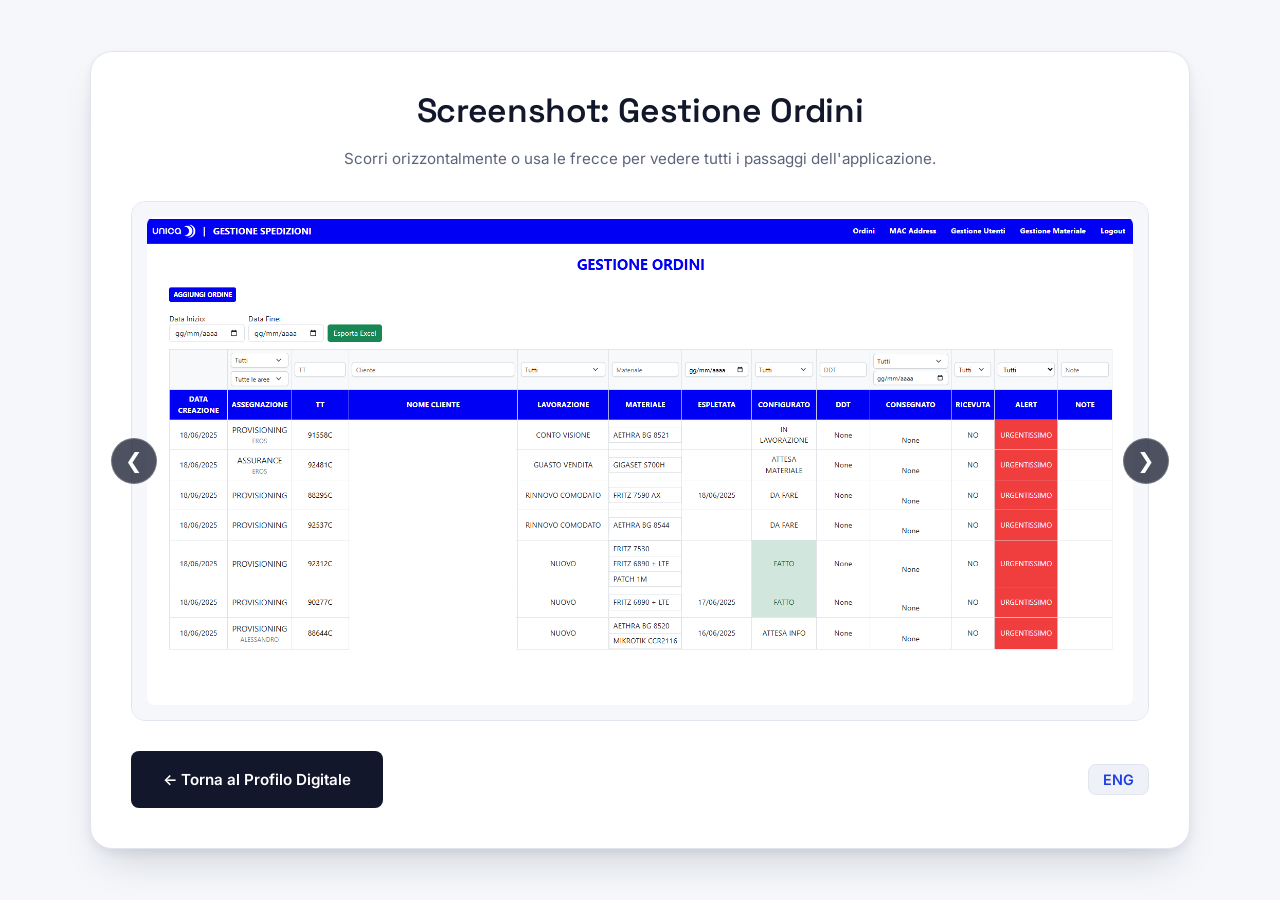
<file: progetto1-screenshots.html>
<!doctype html>
<html lang="it">
  <head>
    <meta charset="UTF-8" />
    <meta name="viewport" content="width=device-width, initial-scale=1.0" />
    <title>Screenshot: Gestione Ordini — Gabriel Parise</title>
    <link rel="icon" type="image/png" href="img/logo.jpeg" sizes="32x32" />
    <link rel="preconnect" href="https://fonts.googleapis.com" />
    <link rel="preconnect" href="https://fonts.gstatic.com" crossorigin />
    <link
      href="https://fonts.googleapis.com/css2?family=Space+Grotesk:wght@500;600;700&family=Inter:wght@400;500;600&display=swap"
      rel="stylesheet"
    />
    <link rel="stylesheet" href="style.css" />
    <style>
      body {
        background-color: var(--bg);
        color: var(--ink);
        display: flex;
        justify-content: center;
        align-items: center;
        min-height: 100vh;
        margin: 0;
        padding: 30px 15px;
        transition:
          background-color 0.3s ease,
          color 0.3s ease;
      }

      .lightbox-content-page {
        background-color: var(--surface);
        padding: 40px;
        border-radius: var(--radius-l);
        max-width: 1100px;
        width: 100%;
        text-align: center;
        box-shadow: var(--shadow-card-hover);
        border: 1px solid var(--border);
        transition:
          background-color 0.3s ease,
          border-color 0.3s ease;
      }

      .gallery-header h2 {
        margin-bottom: 10px;
      }

      .gallery-header p {
        color: var(--ink-muted);
        margin-bottom: 30px;
        font-size: 0.95em;
      }

      .gallery-container {
        position: relative;
        margin-bottom: 30px;
      }

      .screenshot-gallery-modal {
        display: flex;
        overflow-x: auto;
        scroll-snap-type: x mandatory;
        scroll-behavior: smooth;
        gap: 20px;
        height: 520px;
        border: 1px solid var(--border);
        border-radius: var(--radius-m);
        background-color: var(--bg);
        padding: 15px;
        box-sizing: border-box;
        -webkit-overflow-scrolling: touch;
      }

      /* Nasconde la scrollbar predefinita mantenendo lo scorrimento */
      .screenshot-gallery-modal::-webkit-scrollbar {
        height: 8px;
      }
      .screenshot-gallery-modal::-webkit-scrollbar-track {
        background: var(--surface-alt);
        border-radius: 4px;
      }
      .screenshot-gallery-modal::-webkit-scrollbar-thumb {
        background: var(--border);
        border-radius: 4px;
      }

      .gallery-image-modal {
        flex: 0 0 100%;
        width: 100%;
        height: 100%;
        object-fit: contain;
        scroll-snap-align: center;
        border-radius: var(--radius-s);
        background-color: var(--surface);
      }

      .nav-button {
        position: absolute;
        top: 50%;
        transform: translateY(-50%);
        background-color: rgba(18, 23, 43, 0.75);
        color: #ffffff;
        border: 1px solid rgba(255, 255, 255, 0.2);
        width: 46px;
        height: 46px;
        border-radius: 50%;
        font-size: 1.3em;
        cursor: pointer;
        display: flex;
        align-items: center;
        justify-content: center;
        transition:
          background-color 0.2s ease,
          transform 0.2s ease;
        z-index: 10;
      }

      .nav-button:hover {
        background-color: var(--accent);
        transform: translateY(-50%) scale(1.08);
      }

      .nav-button.prev {
        left: -20px;
      }

      .nav-button.next {
        right: -20px;
      }

      .page-actions {
        display: flex;
        justify-content: space-between;
        align-items: center;
        margin-top: 30px;
        flex-wrap: wrap;
        gap: 15px;
      }

      @media (max-width: 768px) {
        .lightbox-content-page {
          padding: 24px 16px;
        }

        .screenshot-gallery-modal {
          height: 280px;
          padding: 8px;
        }

        .nav-button {
          width: 38px;
          height: 38px;
          font-size: 1em;
        }

        .nav-button.prev {
          left: -10px;
        }

        .nav-button.next {
          right: -10px;
        }

        .page-actions {
          justify-content: center;
          flex-direction: column-reverse;
        }
      }
    </style>
  </head>
  <body>
    <div class="lightbox-content-page">
      <div class="gallery-header">
        <h2 data-lang-key="title">Screenshot: Gestione Ordini</h2>
        <p data-lang-key="instructions">
          Scorri orizzontalmente o usa le frecce per vedere tutti i passaggi
          dell'applicazione.
        </p>
      </div>

      <div class="gallery-container">
        <div class="screenshot-gallery-modal" id="galleryPage">
          <img
            src="img/Dashboard.png"
            data-lang-alt="alt_dashboard"
            alt="Gestione Ordini - Dashboard"
            class="gallery-image-modal"
          />
          <img
            src="img/MAC.png"
            data-lang-alt="alt_orders"
            alt="Gestione Ordini - Pagina Ordini"
            class="gallery-image-modal"
          />
          <img
            src="img/Utenti.png"
            data-lang-alt="alt_export"
            alt="Gestione Ordini - Form Esportazione"
            class="gallery-image-modal"
          />
          <img
            src="img/Materiale.png"
            data-lang-alt="alt_report"
            alt="Gestione Ordini - Report Finale"
            class="gallery-image-modal"
          />
        </div>
        <button
          class="nav-button prev"
          onclick="scrollGallery('galleryPage', -1)"
          aria-label="Precedente"
        >
          &#10094;
        </button>
        <button
          class="nav-button next"
          onclick="scrollGallery('galleryPage', 1)"
          aria-label="Successivo"
        >
          &#10095;
        </button>
      </div>

      <div class="page-actions">
        <a href="index.html" class="cta-button" data-lang-key="return_button"
          >← Torna al Profilo Digitale</a
        >
        <button id="lang-switcher" class="lang-button">ENG</button>
      </div>
    </div>

    <script>
      // Sincronizzazione tema Dark/Light memorizzato
      const savedTheme = localStorage.getItem("theme");
      const prefersDark = window.matchMedia(
        "(prefers-color-scheme: dark)",
      ).matches;
      if (savedTheme === "dark" || (!savedTheme && prefersDark)) {
        document.documentElement.setAttribute("data-theme", "dark");
      }

      function scrollGallery(galleryId, direction) {
        const gallery = document.getElementById(galleryId);
        if (!gallery) return;
        const scrollAmount = gallery.clientWidth;
        gallery.scrollBy({
          left: scrollAmount * direction,
          behavior: "smooth",
        });
      }

      const translations = {
        it: {
          title: "Screenshot: Gestione Ordini",
          instructions:
            "Scorri orizzontalmente o usa le frecce per vedere tutti i passaggi dell'applicazione.",
          return_button: "← Torna al Profilo Digitale",
          alt_dashboard: "Gestione Ordini - Dashboard",
          alt_orders: "Gestione Ordini - Pagina Ordini",
          alt_export: "Gestione Ordini - Form Esportazione",
          alt_report: "Gestione Ordini - Report Finale",
        },
        en: {
          title: "Screenshots: Order Management",
          instructions:
            "Scroll horizontally or use the arrows to view all application steps.",
          return_button: "← Return to Digital Profile",
          alt_dashboard: "Order Management - Dashboard",
          alt_orders: "Order Management - Orders Page",
          alt_export: "Order Management - Export Form",
          alt_report: "Order Management - Final Report",
        },
      };

      document.addEventListener("DOMContentLoaded", () => {
        const langSwitcher = document.getElementById("lang-switcher");
        let currentLang = document.documentElement.lang || "it";

        function setLanguage(lang) {
          document.documentElement.lang = lang;
          langSwitcher.textContent = lang === "it" ? "ENG" : "ITA";
          document.querySelectorAll("[data-lang-key]").forEach((el) => {
            const key = el.getAttribute("data-lang-key");
            if (translations[lang][key]) el.innerHTML = translations[lang][key];
          });
          document.querySelectorAll("[data-lang-alt]").forEach((el) => {
            const key = el.getAttribute("data-lang-alt");
            if (translations[lang][key]) el.alt = translations[lang][key];
          });
        }

        langSwitcher.addEventListener("click", () => {
          currentLang = currentLang === "it" ? "en" : "it";
          setLanguage(currentLang);
        });
        setLanguage(currentLang);
      });
    </script>
  </body>
</html>
</file>
<file: style.css>
/* ==========================================================
   TOKENS
   ========================================================== */
:root {
  --bg: #f5f7fb;
  --surface: #ffffff;
  --surface-alt: #eef1f8;
  --ink: #12172b;
  --ink-muted: #5b6478;
  --border: #e1e5f0;

  --accent: #3355ff;
  --accent-ink: #1f3fe0;
  --accent-2: #00c2a8;

  --font-display: "Space Grotesk", "Inter", sans-serif;
  --font-body: "Inter", sans-serif;

  --radius-s: 8px;
  --radius-m: 14px;
  --radius-l: 22px;

  --shadow-card:
    0 1px 2px rgba(18, 23, 43, 0.04), 0 12px 28px -12px rgba(18, 23, 43, 0.12);
  --shadow-card-hover:
    0 4px 10px rgba(18, 23, 43, 0.06), 0 22px 40px -14px rgba(18, 23, 43, 0.18);
  --shadow-glow: 0 0 40px -10px var(--accent);
}

/* ==========================================================
   DARK THEME PALETTE
   ========================================================== */
[data-theme="dark"] {
  --bg: #0d111c;
  --surface: #161b2c;
  --surface-alt: #1f263e;
  --ink: #f0f4fc;
  --ink-muted: #9aa5be;
  --border: #283049;

  --accent: #4f6eff;
  --accent-ink: #708aff;
  --accent-2: #00e0c3;

  --shadow-card:
    0 1px 3px rgba(0, 0, 0, 0.4), 0 12px 28px -10px rgba(0, 0, 0, 0.5);
  --shadow-card-hover:
    0 4px 14px rgba(0, 0, 0, 0.5), 0 20px 38px -12px rgba(0, 0, 0, 0.7);
}

* {
  box-sizing: border-box;
}

html {
  scroll-behavior: smooth;
}

body {
  font-family: var(--font-body);
  margin: 0;
  padding: 0;
  background-color: var(--bg);
  color: var(--ink);
  line-height: 1.65;
  -webkit-font-smoothing: antialiased;
  overflow-x: clip;
}

.container {
  width: 90%;
  max-width: 1180px;
  margin: 0 auto;
  padding: 20px 0;
}

h1,
h2,
h3,
h4 {
  font-family: var(--font-display);
  color: var(--ink);
  line-height: 1.15;
  margin: 0;
}

a {
  color: inherit;
  text-decoration: none;
}

strong {
  color: var(--accent-ink);
  font-weight: 600;
}

/* ==========================================================
   HEADER
   ========================================================== */
header {
  background-color: rgba(245, 247, 251, 0.85);
  backdrop-filter: blur(10px);
  -webkit-backdrop-filter: blur(10px);
  border-bottom: 1px solid var(--border);
  padding: 8px 0;
  position: sticky;
  top: 0;
  z-index: 1000;
  transition:
    background-color 0.3s ease,
    border-color 0.3s ease;
}

[data-theme="dark"] header {
  background-color: rgba(13, 17, 28, 0.85);
}

.header-inner {
  padding: 12px 0;
  display: flex;
  justify-content: space-between;
  align-items: center;
}

.brand {
  font-family: var(--font-display);
  font-weight: 600;
  font-size: 1.15em;
  letter-spacing: -0.01em;
  transition: color 0.2s ease;
}
.brand:hover {
  color: var(--accent);
}

nav ul {
  list-style: none;
  padding: 0;
  margin: 0;
  display: flex;
  align-items: center;
}

nav ul li a {
  color: var(--ink-muted);
  font-weight: 500;
  font-size: 0.95em;
  margin-left: 34px;
  padding-bottom: 4px;
  border-bottom: 2px solid transparent;
  transition:
    color 0.2s ease,
    border-color 0.2s ease;
}

nav ul li a:hover {
  color: var(--ink);
  border-bottom-color: var(--accent);
}

.lang-button {
  font-family: var(--font-body);
  font-weight: 600;
  font-size: 0.9em;
  color: var(--accent-ink);
  background-color: var(--surface-alt);
  border: 1px solid var(--border);
  border-radius: var(--radius-s);
  padding: 6px 14px;
  margin-left: 30px;
  cursor: pointer;
  transition:
    background-color 0.2s ease,
    color 0.2s ease,
    transform 0.2s ease;
}

.lang-button:hover {
  background-color: var(--accent);
  color: var(--surface);
  transform: translateY(-1px);
}

/* ==========================================================
   THEME TOGGLE BUTTON (SVG)
   ========================================================== */
.theme-toggle-btn {
  background: var(--surface-alt);
  border: 1px solid var(--border);
  color: var(--ink);
  padding: 6px 10px;
  border-radius: var(--radius-s);
  cursor: pointer;
  margin-left: 12px;
  transition: all 0.2s ease;
  display: inline-flex;
  align-items: center;
  justify-content: center;
  width: 38px;
  height: 34px;
}

.theme-toggle-btn:hover {
  border-color: var(--accent);
  transform: translateY(-1px);
}

.theme-icon {
  width: 18px;
  height: 18px;
  fill: var(--ink);
  transition: fill 0.2s ease;
}

.icon-sun {
  display: none;
}
.icon-moon {
  display: block;
}

[data-theme="dark"] .icon-sun {
  display: block;
}
[data-theme="dark"] .icon-moon {
  display: none;
}

/* ==========================================================
   GENERAL SECTIONS & TITOLI
   ========================================================== */
section {
  padding: 110px 0;
}

#about {
  background-color: var(--surface);
  position: relative;
  z-index: 1;
}

#education {
  background-color: var(--bg);
}

h2 {
  font-size: 2.1em;
  font-weight: 600;
  letter-spacing: -0.01em;
  margin-bottom: 44px;
}

/* ==========================================================
   EFFETTO SPOTLIGHT
   ========================================================== */
.spotlight-effect {
  position: relative;
  overflow: hidden;
}

.spotlight-effect::before {
  content: "";
  position: absolute;
  left: var(--mouse-x, 50%);
  top: var(--mouse-y, 50%);
  width: 350px;
  height: 350px;
  background: radial-gradient(
    circle at center,
    rgba(51, 85, 255, 0.15) 0%,
    rgba(51, 85, 255, 0) 70%
  );
  transform: translate(-50%, -50%);
  opacity: 0;
  transition: opacity 0.4s ease;
  pointer-events: none;
  z-index: 0;
}

.spotlight-effect:hover::before {
  opacity: 1;
}

.skill-category > *,
.project-card > *,
.timeline-body > * {
  position: relative;
  z-index: 1;
}

/* ==========================================================
   HERO
   ========================================================== */
.hero {
  background-color: var(--bg);
  padding: 90px 0 120px;
  overflow: hidden;
}

.hero-grid {
  display: grid;
  grid-template-columns: 1.05fr 0.95fr;
  align-items: center;
  gap: 40px;
}

.hero-content {
  max-width: 560px;
}

.eyebrow-line {
  color: var(--accent-ink);
  font-weight: 600;
  font-size: 0.95em;
  margin: 0 0 18px;
}

.hero h1 {
  font-size: 3em;
  font-weight: 700;
  letter-spacing: -0.02em;
  margin-bottom: 22px;
}

.hero-lead {
  font-size: 1.15em;
  color: var(--ink-muted);
  margin-bottom: 36px;
  max-width: 480px;
}

.hero-actions {
  display: flex;
  align-items: center;
  gap: 20px;
  flex-wrap: wrap;
}

.contact-links {
  display: flex;
  gap: 22px;
}

.social-link {
  color: var(--ink-muted);
  text-decoration: none;
  font-weight: 600;
  font-size: 0.95em;
  border-bottom: 1px solid var(--border);
  padding-bottom: 2px;
  transition:
    color 0.2s ease,
    border-color 0.2s ease;
}

.social-link:hover {
  color: var(--accent-ink);
  border-color: var(--accent);
}

.cta-button {
  display: inline-block;
  background-color: var(--ink);
  color: var(--surface);
  padding: 14px 30px;
  text-decoration: none;
  border-radius: var(--radius-s);
  font-weight: 600;
  font-size: 0.95em;
  border: 2px solid transparent;
  cursor: pointer;
  transition:
    background-color 0.2s ease,
    color 0.2s ease,
    border-color 0.2s ease,
    transform 0.2s ease,
    box-shadow 0.2s ease;
}

.cta-button:hover {
  background-color: var(--accent-ink);
  transform: translateY(-2px);
  box-shadow: var(--shadow-glow);
}

.cv-button {
  background-color: transparent;
  color: var(--ink);
  border-color: var(--border);
}

.cv-button:hover {
  background-color: var(--surface);
  color: var(--accent);
  border-color: var(--accent);
  box-shadow: var(--shadow-card-hover);
}

/* ==========================================================
   STACK 3D ANIMATO
   ========================================================== */
.hero-visual {
  perspective: 1400px;
  height: 420px;
  display: flex;
  align-items: center;
  justify-content: center;
  cursor: pointer;
}

.stack-scene {
  position: relative;
  width: 280px;
  height: 280px;
  transform-style: preserve-3d;
  transform: rotateX(18deg) rotateY(-28deg);
}

.stack-layer {
  position: absolute;
  left: 0;
  width: 280px;
  height: 84px;
  border-radius: var(--radius-m);
  display: flex;
  flex-direction: column;
  justify-content: center;
  padding: 0 26px;
  box-shadow: 0 20px 40px -12px rgba(18, 23, 43, 0.35);
  border: 1px solid rgba(255, 255, 255, 0.25);
  transition: transform 0.4s ease-out;
}

.stack-scene:hover .stack-layer {
  transform: translateZ(var(--tz-hover, 0));
}

.layer-content {
  display: flex;
  align-items: center;
  justify-content: space-between;
}

.layer-texts {
  display: flex;
  flex-direction: column;
}

.layer-label,
.layer-detail {
  color: #ffffff;
}
.layer-label {
  font-family: var(--font-display);
  font-weight: 600;
  font-size: 1.05em;
}
.layer-detail {
  font-size: 0.8em;
  color: rgba(255, 255, 255, 0.75);
  margin-top: 3px;
}

.layer-icon {
  width: 28px;
  height: 28px;
  fill: currentColor;
  color: rgba(255, 255, 255, 0.85);
  flex-shrink: 0;
  transition: transform 0.3s ease;
}

.stack-scene:hover .layer-icon {
  transform: scale(1.1);
}

.layer-network {
  top: 0px;
  transform: translateZ(90px);
  background: linear-gradient(135deg, #12172b, #262d4a);
  --tz-hover: 120px;
}
.layer-database {
  top: 65px;
  transform: translateZ(30px);
  background: linear-gradient(135deg, #1f3fe0, #3355ff);
  --tz-hover: 55px;
}
.layer-backend {
  top: 130px;
  transform: translateZ(-30px);
  background: linear-gradient(135deg, #3355ff, #5c78ff);
  --tz-hover: -10px;
}
.layer-frontend {
  top: 195px;
  transform: translateZ(-90px);
  background: linear-gradient(135deg, #00a892, #00c2a8);
  --tz-hover: -75px;
}

/* ==========================================================
   TERMINALE INTERATTIVO
   ========================================================== */
.terminal-section {
  padding: 80px 0;
  background-color: var(--surface);
  border-top: 1px solid var(--border);
  border-bottom: 1px solid var(--border);
}

.terminal-window {
  max-width: 800px;
  margin: 0 auto;
  background: #0f1422;
  border: 1px solid #232b45;
  border-radius: 12px;
  box-shadow: 0 20px 45px -15px rgba(0, 0, 0, 0.5);
  overflow: hidden;
  font-family: "SF Mono", "Fira Code", monospace, sans-serif;
}

.terminal-header {
  background: #181f33;
  padding: 12px 16px;
  display: flex;
  align-items: center;
  border-bottom: 1px solid #232b45;
}

.terminal-buttons {
  display: flex;
  gap: 8px;
}

.term-dot {
  width: 12px;
  height: 12px;
  border-radius: 50%;
  display: inline-block;
}

.term-red {
  background: #ff5f56;
}
.term-yellow {
  background: #ffbd2e;
}
.term-green {
  background: #27c93f;
}

.terminal-title {
  color: #7986a3;
  font-size: 0.85em;
  margin: 0 auto;
  font-weight: 500;
  transform: translateX(-24px);
}

.terminal-body {
  padding: 20px;
  min-height: 260px;
  max-height: 380px;
  overflow-y: auto;
  font-size: 0.9em;
  color: #c9d4ea;
  line-height: 1.6;
}

.terminal-history {
  display: flex;
  flex-direction: column;
  gap: 8px;
}

.term-output-line {
  white-space: pre-wrap;
  word-break: break-word;
}

.term-prompt-line {
  color: #38bdf8;
  font-weight: 600;
}

.term-command {
  color: #f1f5f9;
}

.terminal-input-row {
  display: flex;
  align-items: center;
  margin-top: 10px;
}

.terminal-input-row .term-prompt {
  color: #38bdf8;
  font-weight: 600;
  margin-right: 8px;
}

.terminal-input {
  background: transparent;
  border: none;
  outline: none;
  color: #00e0c3;
  font-family: inherit;
  font-size: 1em;
  flex: 1;
}

/* ==========================================================
   ABOUT
   ========================================================== */
.about-grid {
  display: grid;
  grid-template-columns: 1.6fr 1fr;
  gap: 70px;
  align-items: start;
}

.about-text p {
  margin: 0 0 20px;
  color: var(--ink-muted);
  max-width: 62ch;
}

.about-text p:last-child {
  margin-bottom: 0;
}

.about-facts {
  display: grid;
  gap: 22px;
  border-left: 1px solid var(--border);
  padding-left: 32px;
}

.fact {
  display: flex;
  flex-direction: column;
}

.fact-number {
  font-family: var(--font-display);
  font-size: 2em;
  font-weight: 700;
  color: var(--accent-ink);
  line-height: 1;
}

.fact-label {
  color: var(--ink-muted);
  font-size: 0.9em;
  margin-top: 6px;
}

/* ==========================================================
   EDUCATION — TIMELINE
   ========================================================== */
.timeline {
  max-width: 780px;
  margin: 0 auto;
  position: relative;
  padding-left: 34px;
  border-left: 2px solid var(--border);
}

.timeline-item {
  position: relative;
  padding-bottom: 32px;
  padding-top: 20px;
  background-color: transparent;
  border-radius: var(--radius-m);
}

.timeline-item:last-child {
  padding-bottom: 20px;
}

.timeline-marker {
  position: absolute;
  left: -41px;
  top: 24px;
  width: 14px;
  height: 14px;
  border-radius: 50%;
  background: var(--surface);
  border: 3px solid var(--accent);
  transition: transform 0.3s ease;
}

.timeline-item:hover .timeline-marker {
  transform: scale(1.3);
}

.timeline-tag {
  display: inline-block;
  font-size: 0.78em;
  font-weight: 600;
  color: var(--accent-ink);
  background: var(--surface-alt);
  padding: 4px 10px;
  border-radius: 100px;
  margin-bottom: 10px;
}

.timeline-body {
  padding: 0 20px;
}

.timeline-body h3 {
  font-size: 1.3em;
  font-weight: 600;
  margin-bottom: 4px;
}

.timeline-body .meta {
  color: var(--ink-muted);
  font-size: 0.92em;
  font-style: normal;
  margin: 0 0 14px;
}

.timeline-body p {
  color: var(--ink-muted);
  margin: 0;
  max-width: 62ch;
}

.timeline-body ul {
  list-style: none;
  padding: 0;
  margin: 0;
  color: var(--ink-muted);
}

.timeline-body li {
  padding: 6px 0;
  transition: color 0.2s ease;
}

.timeline-body li:hover {
  color: var(--ink);
}

.timeline-body li::before {
  content: "→";
  color: var(--accent);
  font-weight: bold;
  display: inline-block;
  width: 1.4em;
}

/* ==========================================================
   SKILLS & PORTFOLIO
   ========================================================== */
.portfolio {
  background-color: var(--surface);
}

.skills-grid {
  display: grid;
  grid-template-columns: 1fr 1fr;
  gap: 40px;
  margin-bottom: 70px;
}

.skill-category {
  background-color: var(--bg);
  border: 1px solid var(--border);
  padding: 30px;
  border-radius: var(--radius-m);
  transition:
    transform 0.3s ease,
    box-shadow 0.3s ease;
}

.skill-category:hover {
  transform: translateY(-5px);
  box-shadow: var(--shadow-card-hover);
}

.skill-category h3 {
  font-size: 1.1em;
  font-weight: 600;
  margin-bottom: 18px;
}

.tag-list {
  display: flex;
  flex-wrap: wrap;
  gap: 10px;
}

.tag {
  background: var(--surface);
  border: 1px solid var(--border);
  color: var(--ink);
  font-size: 0.85em;
  font-weight: 500;
  padding: 8px 14px;
  border-radius: 100px;
  transition:
    background-color 0.2s ease,
    color 0.2s ease;
}

.tag:hover {
  background-color: var(--accent-ink);
  color: var(--surface);
}

.project-grid {
  display: grid;
  justify-content: center;
  gap: 28px;
}

.project-card {
  background-color: var(--surface);
  border: 1px solid var(--border);
  padding: 30px;
  border-radius: var(--radius-m);
  box-shadow: var(--shadow-card);
  transition:
    transform 0.3s ease,
    box-shadow 0.3s ease;
  max-width: 500px;
}

.project-card:hover {
  transform: translateY(-5px);
  box-shadow: var(--shadow-card-hover);
}

.project-index {
  display: inline-block;
  font-size: 0.78em;
  font-weight: 600;
  color: var(--accent-2);
  margin-bottom: 12px;
}

.project-card h3 {
  font-size: 1.2em;
  font-weight: 600;
  margin-bottom: 12px;
}

.project-card p {
  color: var(--ink-muted);
  margin: 0 0 18px;
}

.lightbox-trigger {
  color: var(--accent-ink);
  font-weight: 600;
  font-size: 0.92em;
  transition: color 0.2s ease;
}

.lightbox-trigger:hover {
  color: var(--ink);
}

/* ==========================================================
   CONTACT & FOOTER
   ========================================================== */
.contact {
  background-color: var(--bg);
}

.contact-card {
  max-width: 560px;
  margin: 0 auto;
  background: var(--surface);
  border: 1px solid var(--border);
  border-radius: var(--radius-l);
  padding: 50px;
  text-align: center;
  box-shadow: var(--shadow-card);
}

.contact-card > p {
  color: var(--ink-muted);
  margin-bottom: 34px;
}

.contact form {
  display: flex;
  flex-direction: column;
  text-align: left;
}

.contact input[type="text"],
.contact input[type="email"],
.contact textarea {
  font-family: inherit;
  font-size: 0.98em;
  padding: 14px 16px;
  margin-bottom: 16px;
  border: 1px solid var(--border);
  border-radius: var(--radius-s);
  background-color: var(--bg);
  color: var(--ink);
  transition:
    border-color 0.2s ease,
    box-shadow 0.2s ease;
}

.contact textarea {
  resize: none;
  overflow-y: hidden;
  min-height: 80px;
}

.contact input:focus,
.contact textarea:focus {
  border-color: var(--accent);
  outline: none;
  box-shadow: 0 0 0 3px rgba(51, 85, 255, 0.15);
}

.contact input::placeholder,
.contact textarea::placeholder {
  color: var(--ink-muted);
  opacity: 1;
}

.contact .cta-button {
  align-self: flex-start;
}

footer {
  background-color: var(--surface);
  border-top: 1px solid var(--border);
  padding: 32px 0;
  text-align: center;
  font-size: 0.9em;
  color: var(--ink-muted);
}

footer a {
  color: var(--accent-ink);
  font-weight: 500;
  transition: color 0.2s ease;
}

footer a:hover {
  color: var(--ink);
}

/* ==========================================================
   UTILITIES
   ========================================================== */
.back-to-top-btn {
  position: fixed;
  bottom: 25px;
  right: 25px;
  width: 50px;
  height: 50px;
  background-color: var(--ink);
  color: var(--surface);
  border-radius: 50%;
  display: flex;
  align-items: center;
  justify-content: center;
  font-size: 1.5em;
  text-decoration: none;
  box-shadow: var(--shadow-card);
  opacity: 0;
  visibility: hidden;
  transform: translateY(20px);
  transition:
    opacity 0.4s ease,
    visibility 0.4s ease,
    transform 0.4s ease,
    background-color 0.2s ease;
  z-index: 1000;
}

.back-to-top-btn.visible {
  opacity: 1;
  visibility: visible;
  transform: translateY(0);
}

.back-to-top-btn:hover {
  background-color: var(--accent-ink);
  transform: translateY(-2px);
}

/* ==========================================================
   RESPONSIVE
   ========================================================== */
@media (max-width: 1024px) {
  .hero-grid {
    grid-template-columns: 1fr;
    text-align: center;
  }
  .hero-content {
    max-width: 100%;
    order: 1;
  }
  .hero-lead {
    margin-left: auto;
    margin-right: auto;
  }
  .hero-actions {
    justify-content: center;
  }
  .hero-visual {
    height: 340px;
    order: 2;
    margin-top: 20px;
  }
  .about-grid {
    grid-template-columns: 1fr;
  }
  .about-facts {
    border-left: none;
    padding-left: 0;
    grid-template-columns: repeat(auto-fit, minmax(150px, 1fr));
    border-top: 1px solid var(--border);
    padding-top: 28px;
    text-align: center;
  }
}

@media (max-width: 768px) {
  h2 {
    font-size: 1.7em;
  }
  section {
    padding: 70px 0;
  }
  .header-inner {
    flex-direction: column;
    gap: 15px;
  }
  nav ul {
    justify-content: center;
    flex-wrap: wrap;
    gap: 0 10px;
  }
  nav ul li a {
    margin: 5px 10px;
  }
  .lang-button {
    margin-left: 10px;
  }
  .hero {
    padding: 60px 0 80px;
  }
  .hero h1 {
    font-size: 2.1em;
  }
  .about-facts {
    grid-template-columns: repeat(2, 1fr);
  }
  .skills-grid {
    grid-template-columns: 1fr;
  }
  .contact-card {
    padding: 32px 22px;
  }
  .back-to-top-btn {
    width: 45px;
    height: 45px;
    font-size: 1.3em;
    bottom: 15px;
    right: 15px;
  }
}
</file>
